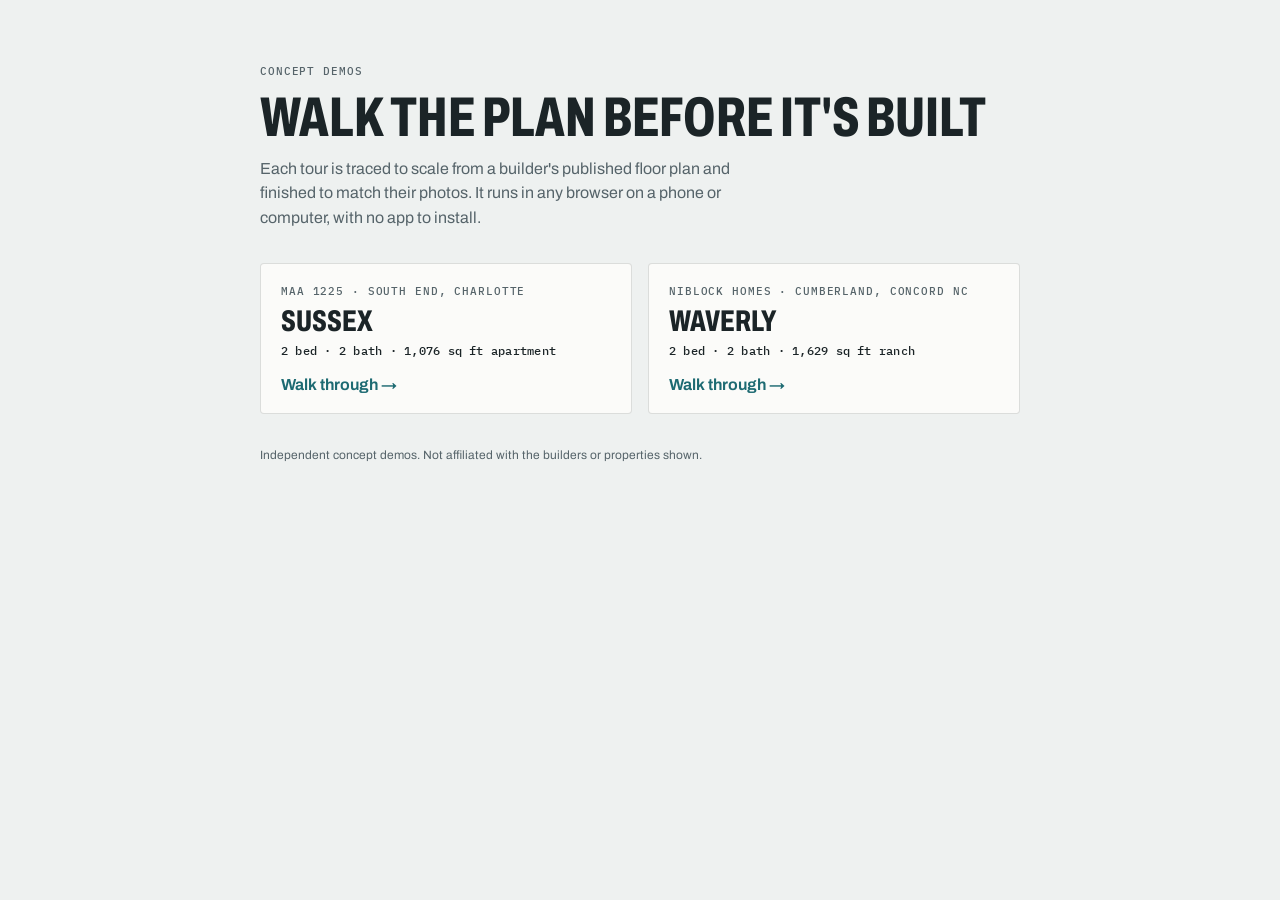
<file: docs/index.html>
<!doctype html>
<html lang="en">
<head>
<meta charset="utf-8">
<meta name="viewport" content="width=device-width, initial-scale=1, viewport-fit=cover">
<meta name="robots" content="noindex, nofollow">
<style>[hidden]{display:none!important} body{margin:0}</style>
</head>
<body>
<title>Floor Plan Tours</title>
<link rel="icon" href="data:image/svg+xml,%3Csvg xmlns='http://www.w3.org/2000/svg' viewBox='0 0 32 32'%3E%3Crect width='32' height='32' rx='6' fill='%231d6a72'/%3E%3Cpath d='M7 15 16 8l9 7v10H7z' fill='none' stroke='%23f3fafa' stroke-width='2.4' stroke-linejoin='round'/%3E%3C/svg%3E">
<meta name="description" content="Walkable, to-scale 3D tours built from builders' published floor plans.">
<link rel="preconnect" href="https://fonts.googleapis.com">
<link rel="preconnect" href="https://fonts.gstatic.com" crossorigin>
<link rel="stylesheet" href="https://fonts.googleapis.com/css2?family=Archivo:wdth,wght@62..125,400..800&family=IBM+Plex+Mono:wght@400;500&display=swap">
<style>
/* Layout: a single centered column, title block over a short list of tour cards, like a plan set's cover sheet. */
:root {
  --paper: #eef1f0;
  --card: #fbfbf9;
  --ink: #1b2427;
  --muted: #56646a;
  --line: rgba(27, 36, 39, 0.14);
  --accent: #1d6a72;
  --font-display: 'Archivo', 'Arial Narrow', 'Helvetica Neue', sans-serif;
  --font-body: 'Archivo', system-ui, -apple-system, 'Segoe UI', sans-serif;
  --font-mono: 'IBM Plex Mono', ui-monospace, 'SFMono-Regular', Menlo, monospace;
}

@media (prefers-color-scheme: dark) {
  :root {
    --paper: #141a1c;
    --card: #1c2427;
    --ink: #eaf0ef;
    --muted: #9fadb0;
    --line: rgba(232, 240, 240, 0.14);
    --accent: #63b9c1;
    color-scheme: dark;
  }
}

body {
  background: var(--paper);
  color: var(--ink);
  font-family: var(--font-body);
}

main {
  display: grid;
  gap: 32px;
  max-width: 760px;
  margin: 0 auto;
  padding-block: 64px 48px;
  padding-left: max(16px, env(safe-area-inset-left, 0px));
  padding-right: max(16px, env(safe-area-inset-right, 0px));
}

header {
  display: grid;
  gap: 12px;
}

.eyebrow,
.card-eyebrow,
.card-specs {
  font: 500 11px/1.4 var(--font-mono);
  letter-spacing: 0.08em;
  text-transform: uppercase;
  color: var(--muted);
}

h1 {
  margin: 0;
  font-family: var(--font-display);
  font-size: clamp(34px, 7vw, 56px);
  font-weight: 760;
  font-stretch: 68%;
  line-height: 0.95;
  text-transform: uppercase;
  text-wrap: balance;
}

header p {
  margin: 0;
  max-width: 58ch;
  font-size: 16px;
  line-height: 1.55;
  color: var(--muted);
}

.cards {
  display: grid;
  grid-template-columns: repeat(auto-fit, minmax(260px, 1fr));
  gap: 16px;
  margin: 0;
  padding: 0;
  list-style: none;
}

.card a {
  display: grid;
  gap: 6px;
  box-sizing: border-box;
  height: 100%;
  padding: 20px;
  border: 1px solid var(--line);
  border-radius: 4px;
  background: var(--card);
  color: inherit;
  text-decoration: none;
}

.card a:hover,
.card a:focus-visible {
  border-color: var(--accent);
  outline: none;
}

.card-name {
  font-family: var(--font-display);
  font-size: 30px;
  font-weight: 760;
  font-stretch: 68%;
  text-transform: uppercase;
}

.card-specs {
  text-transform: none;
  letter-spacing: 0.02em;
  font-size: 12px;
  color: var(--ink);
}

.card-cta {
  padding-top: 10px;
  font-weight: 650;
  color: var(--accent);
}

.card-cta::after {
  content: ' →';
}

footer {
  font-size: 12px;
  line-height: 1.5;
  color: var(--muted);
}
</style>
<main>
  <header>
    <p class="eyebrow">Concept demos</p>
    <h1>Walk the plan before it's built</h1>
    <p>Each tour is traced to scale from a builder's published floor plan and finished to match their photos. It runs in any browser on a phone or computer, with no app to install.</p>
  </header>
  <ul class="cards">
    <li class="card">
      <a href="sussex/">
        <span class="card-eyebrow">MAA 1225 · South End, Charlotte</span>
        <span class="card-name">Sussex</span>
        <span class="card-specs">2 bed · 2 bath · 1,076 sq ft apartment</span>
        <span class="card-cta">Walk through</span>
      </a>
    </li>
    <li class="card">
      <a href="waverly/">
        <span class="card-eyebrow">Niblock Homes · Cumberland, Concord NC</span>
        <span class="card-name">Waverly</span>
        <span class="card-specs">2 bed · 2 bath · 1,629 sq ft ranch</span>
        <span class="card-cta">Walk through</span>
      </a>
    </li>
  </ul>
  <footer>Independent concept demos. Not affiliated with the builders or properties shown.</footer>
</main>

</body>
</html>
</file>
